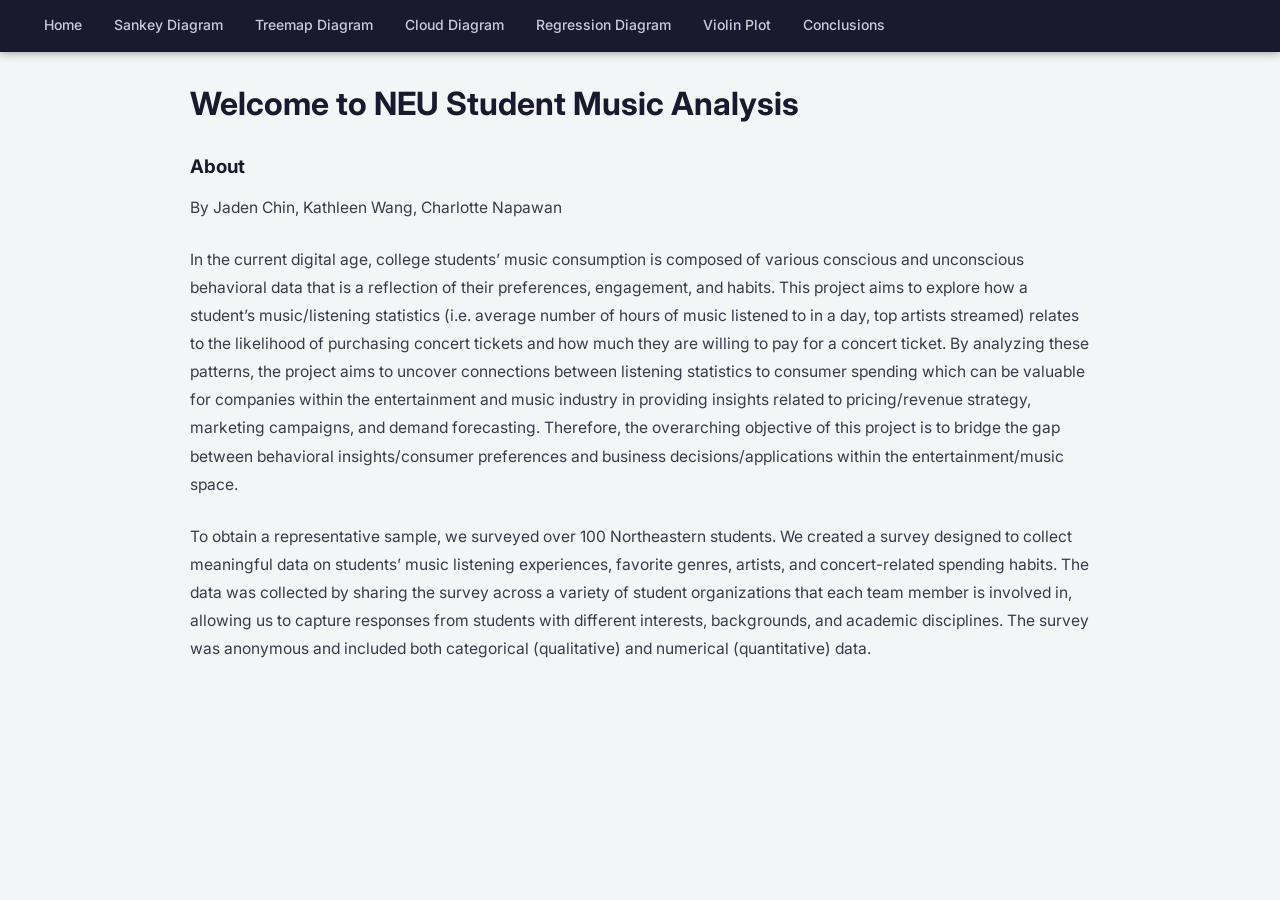
<file: index.html>
<!DOCTYPE html>
<html lang="en">
<head>
    <meta charset="UTF-8">
    <meta name="viewport" content="width=device-width, initial-scale=1.0">
    <title>Northeastern University Student Music Statistics Analysis</title>
    <link rel="stylesheet" href="style.css">
</head>
<body>

    <nav>
        <a href="index.html">Home</a>
        <a href="sankey.html">Sankey Diagram</a>
        <a href="treemap.html">Treemap Diagram</a>
        <a href="cloud.html">Cloud Diagram</a>
        <a href="regression.html">Regression Diagram</a>
        <a href="violin.html">Violin Plot</a>
        <a href="conclusions.html">Conclusions</a>
    </nav>

    <h1>Welcome to NEU Student Music Analysis</h1>

    <h3>About</h3>

    <p id = 'main'> By Jaden Chin, Kathleen Wang, Charlotte Napawan </p>

    <p>In the current digital age, college students’ music consumption is composed 
        of various conscious and unconscious behavioral data that is a reflection of 
        their preferences, engagement, and habits. This project aims to explore how 
        a student’s music/listening statistics (i.e. average number of hours of music 
        listened to in a day, top artists streamed) relates to the likelihood of 
        purchasing concert tickets and how much they are willing to pay for a concert 
        ticket. By analyzing these patterns, the project aims to uncover connections 
        between listening statistics to consumer spending which can be valuable for 
        companies within the entertainment and music industry in providing insights 
        related to pricing/revenue strategy, marketing campaigns, and demand forecasting. 
        Therefore, the overarching objective of this project is to bridge the gap between 
        behavioral insights/consumer preferences and business decisions/applications 
        within the entertainment/music space.
</p>

    <p>
        To obtain a representative sample, we surveyed over 100 Northeastern students. We created a survey
        designed to collect meaningful data on students’ music listening experiences, favorite
        genres, artists, and concert-related spending habits. The data was collected by sharing
        the survey across a variety of student organizations that each team member is involved in,
        allowing us to capture responses from students with different interests, backgrounds,
        and academic disciplines. The survey was anonymous and included both categorical
        (qualitative) and numerical (quantitative) data.
    </p>

</body>
</html>
</file>
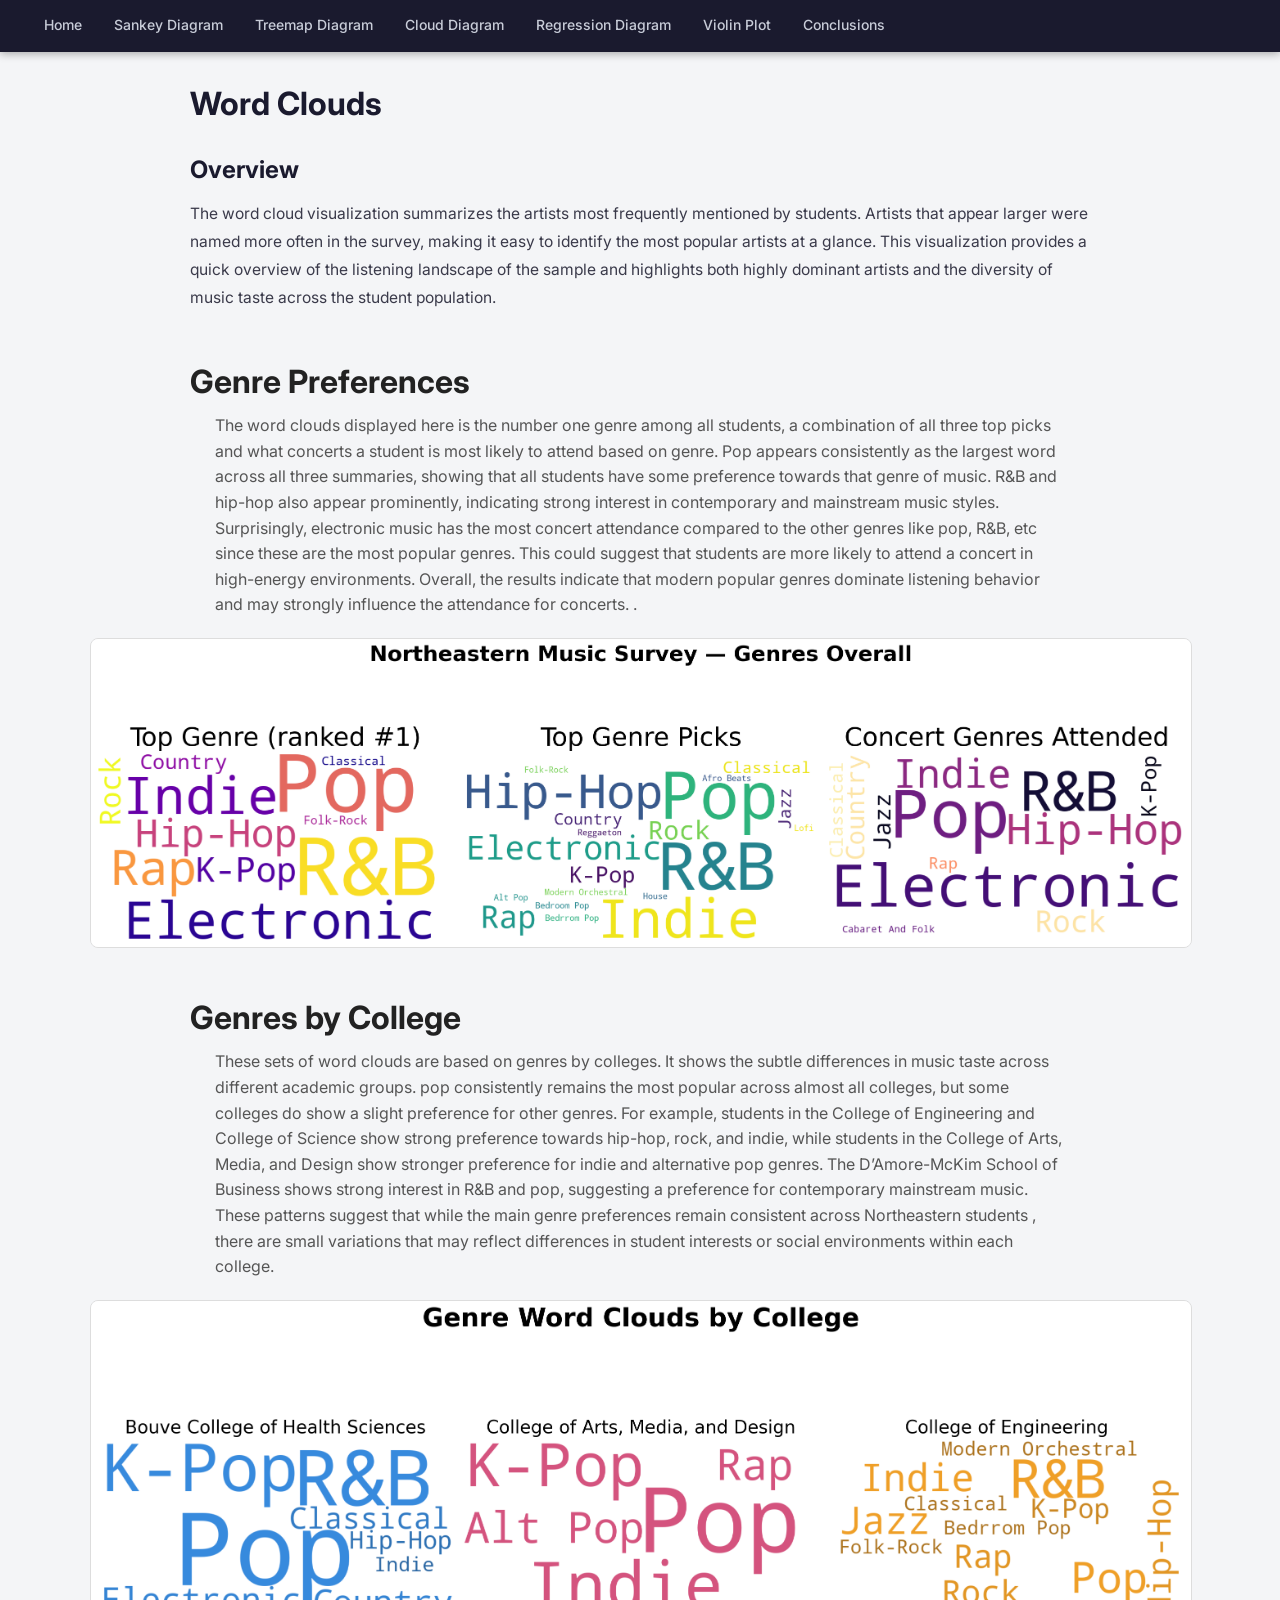
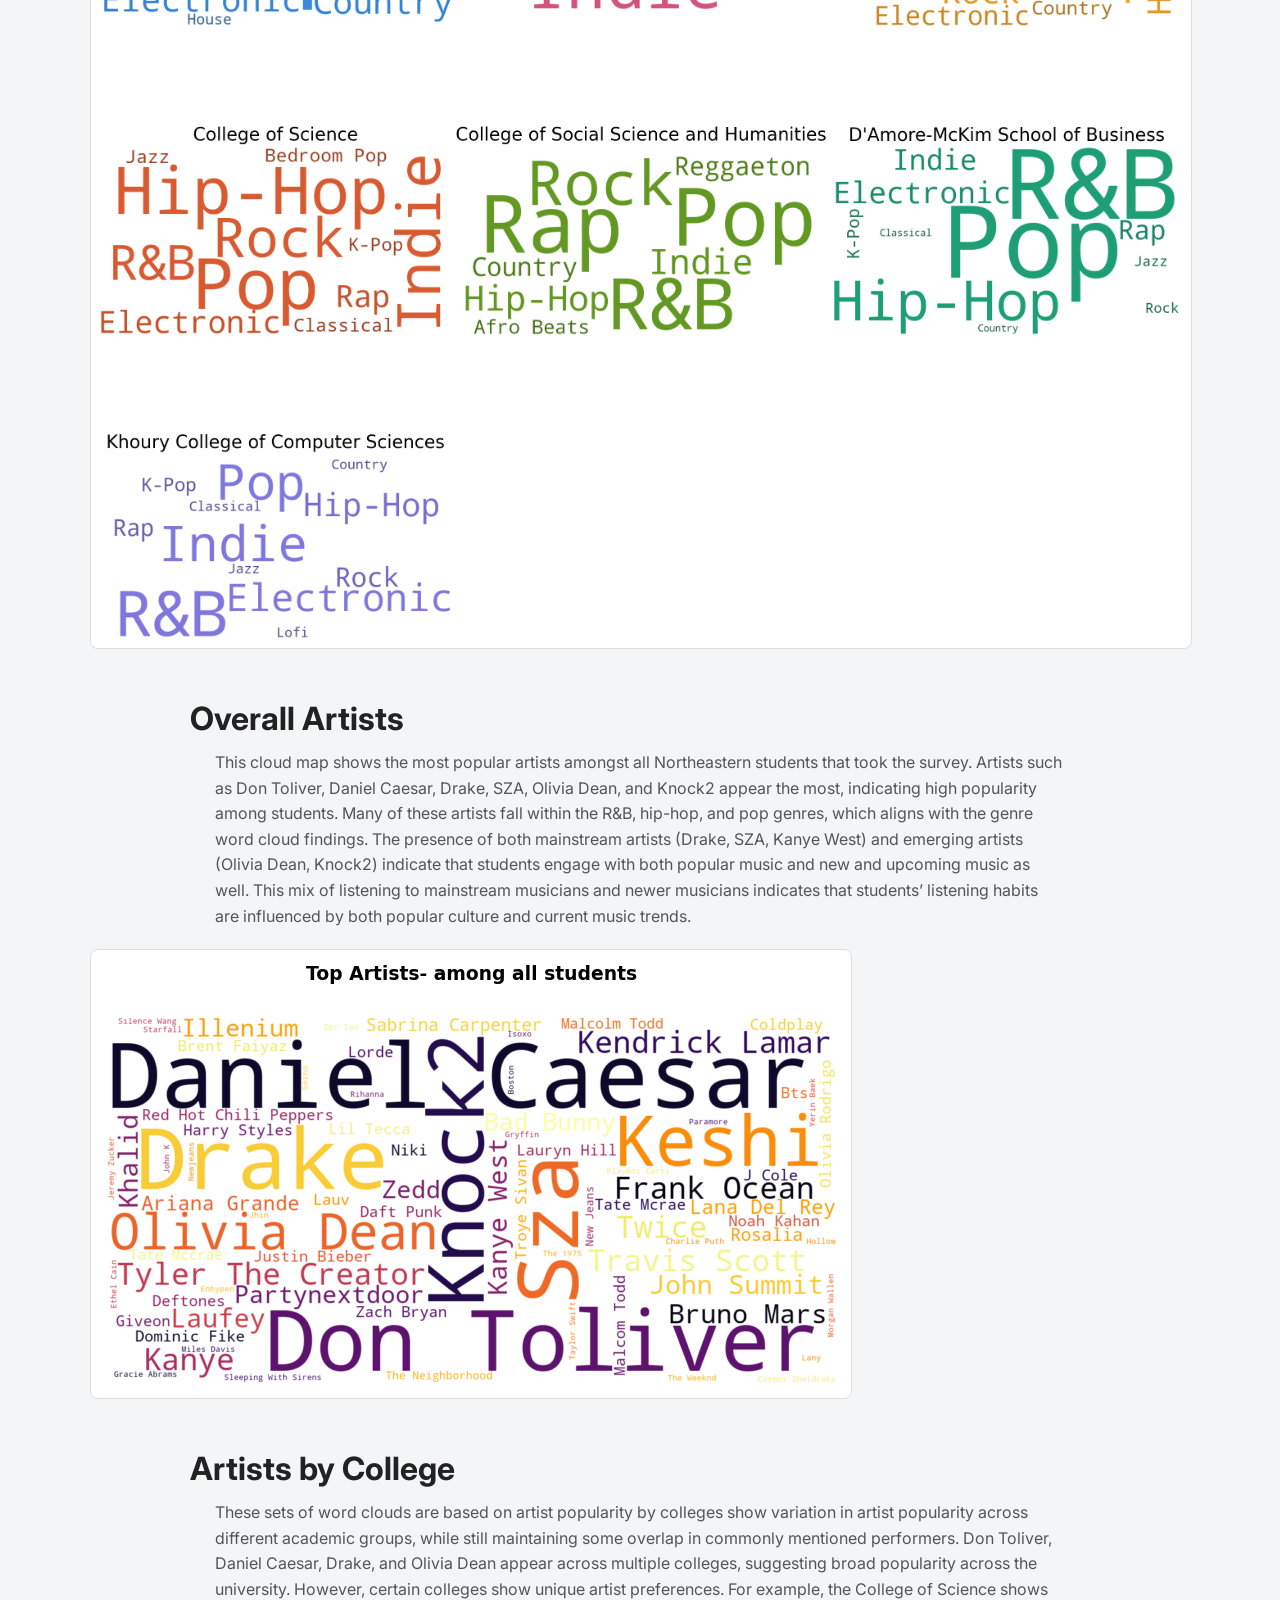
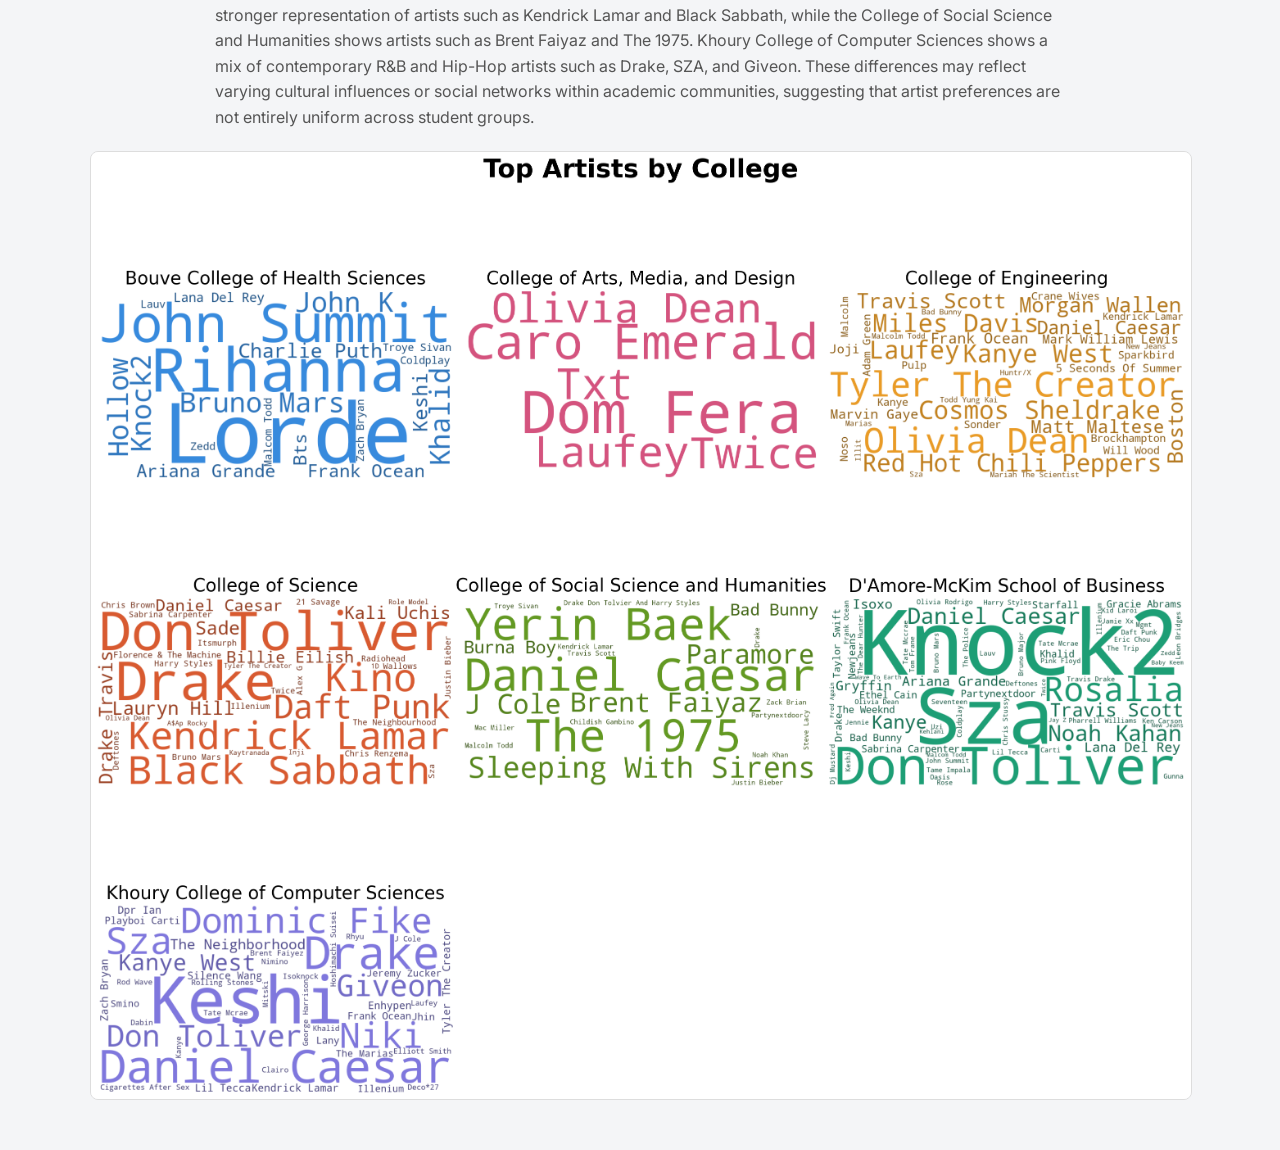
<file: cloud.html>
<!DOCTYPE html>
<html lang="en">
<head>
  <meta charset="UTF-8">
  <meta name="viewport" content="width=device-width, initial-scale=1.0">
  <title>Cloud Diagram</title>
  <link rel="stylesheet" href="style.css">
  <style>
    .section {
      max-width: 1100px;
      margin: 50px auto;
      padding: 0 20px;
    }

    .section h2 {
      font-size: 2rem;
      margin-bottom: 12px;
      color: #222;
    }

    .section p {
      font-size: 1rem;
      line-height: 1.6;
      color: #555;
      margin-bottom: 20px;
      max-width: 850px;
    }

    .section img {
      max-width: 100%;
      height: auto;
      display: block;
      border-radius: 8px;
      border: 1px solid #ddd;
    }
  </style>
</head>
<body>

    <nav>
        <a href="index.html">Home</a>
        <a href="sankey.html">Sankey Diagram</a>
        <a href="treemap.html">Treemap Diagram</a>
        <a href="cloud.html">Cloud Diagram</a>
        <a href="regression.html">Regression Diagram</a>
        <a href="violin.html">Violin Plot</a>
        <a href="conclusions.html">Conclusions</a>
    </nav>

  <h1>Word Clouds</h1>

  <h2>Overview</h2>
  <p>
      The word cloud visualization summarizes the artists most frequently mentioned by students.
      Artists that appear larger were named more often in the survey, making it easy to identify
      the most popular artists at a glance. This visualization provides a quick overview of the
      listening landscape of the sample and highlights both highly dominant artists and the
      diversity of music taste across the student population.
  </p>

  <div class="section">
    <h2>Genre Preferences</h2>
    <p>The word clouds displayed here is the number one genre among all students, a combination 
      of all three top picks and what concerts a student is most likely to attend based on genre. 
      Pop appears consistently as the largest word across all three summaries, showing that all 
      students have some preference towards that genre of music. R&B and hip-hop also appear 
      prominently, indicating strong interest in contemporary and mainstream music styles. 
      Surprisingly, electronic music has the most concert attendance compared to the other genres 
      like pop, R&B, etc since these are the most popular genres. This could suggest that students 
      are more likely to attend a concert in high-energy environments. Overall, the results indicate 
      that modern popular genres dominate listening behavior and may strongly influence the attendance 
      for concerts.
.</p>
    <img src="genres_overall.png" alt="Genre Preferences Word Cloud">
  </div>

  <div class="section">
    <h2>Genres by College</h2>
    <p>These sets of word clouds are based on genres by colleges. It shows the subtle differences 
      in music taste across different academic groups. pop consistently remains the most popular 
      across almost all colleges, but some colleges do show a slight preference for other genres. 
      For example, students in the College of Engineering and College of Science show strong 
      preference towards hip-hop, rock, and indie, while students in the College of Arts, Media, 
      and Design show stronger preference for indie and alternative pop genres. The D’Amore-McKim 
      School of Business shows strong interest in R&B and pop, suggesting a preference for 
      contemporary mainstream music. These patterns suggest that while the main genre preferences 
      remain consistent across Northeastern students , there are small variations that may reflect 
      differences in student interests or social environments within each college.</p>
    <img src="genre_by_college.png" alt="Genres by College Word Cloud">
  </div>

  <div class="section">
    <h2>Overall Artists</h2>
    <p>This cloud map shows the most popular artists amongst all Northeastern students that took 
      the survey. Artists such as Don Toliver, Daniel Caesar, Drake, SZA, Olivia Dean, and Knock2 
      appear the most, indicating high popularity among students. Many of these artists fall within 
      the R&B, hip-hop, and pop genres, which aligns with the genre word cloud findings. The presence 
      of both mainstream artists (Drake, SZA, Kanye West) and emerging artists (Olivia Dean, Knock2) 
      indicate that students engage with both popular music and new and upcoming music as well. This 
      mix of listening to mainstream musicians and newer musicians indicates that students’ listening 
      habits are influenced by both popular culture and current music trends.</p>
    <img src="artists_overall.png" alt="Overall Artists Word Cloud">
  </div>

  <div class="section">
    <h2>Artists by College</h2>
    <p>These sets of word clouds are based on artist popularity by colleges show variation in artist
       popularity across different academic groups, while still maintaining some overlap in commonly
        mentioned performers. Don Toliver, Daniel Caesar, Drake, and Olivia Dean appear across 
        multiple colleges, suggesting broad popularity across the university. However, certain 
        colleges show unique artist preferences. For example, the College of Science shows stronger 
        representation of artists such as Kendrick Lamar and Black Sabbath, while the College of 
        Social Science and Humanities shows artists such as Brent Faiyaz and The 1975. Khoury College 
        of Computer Sciences shows a mix of contemporary R&B and Hip-Hop artists such as Drake, SZA, 
        and Giveon. These differences may reflect varying cultural influences or social networks 
        within academic communities, suggesting that artist preferences are not entirely uniform 
        across student groups.</p>
    <img src="artist_by_college.png" alt="Artists by College Word Cloud">
  </div>

</body>
</html>
</file>
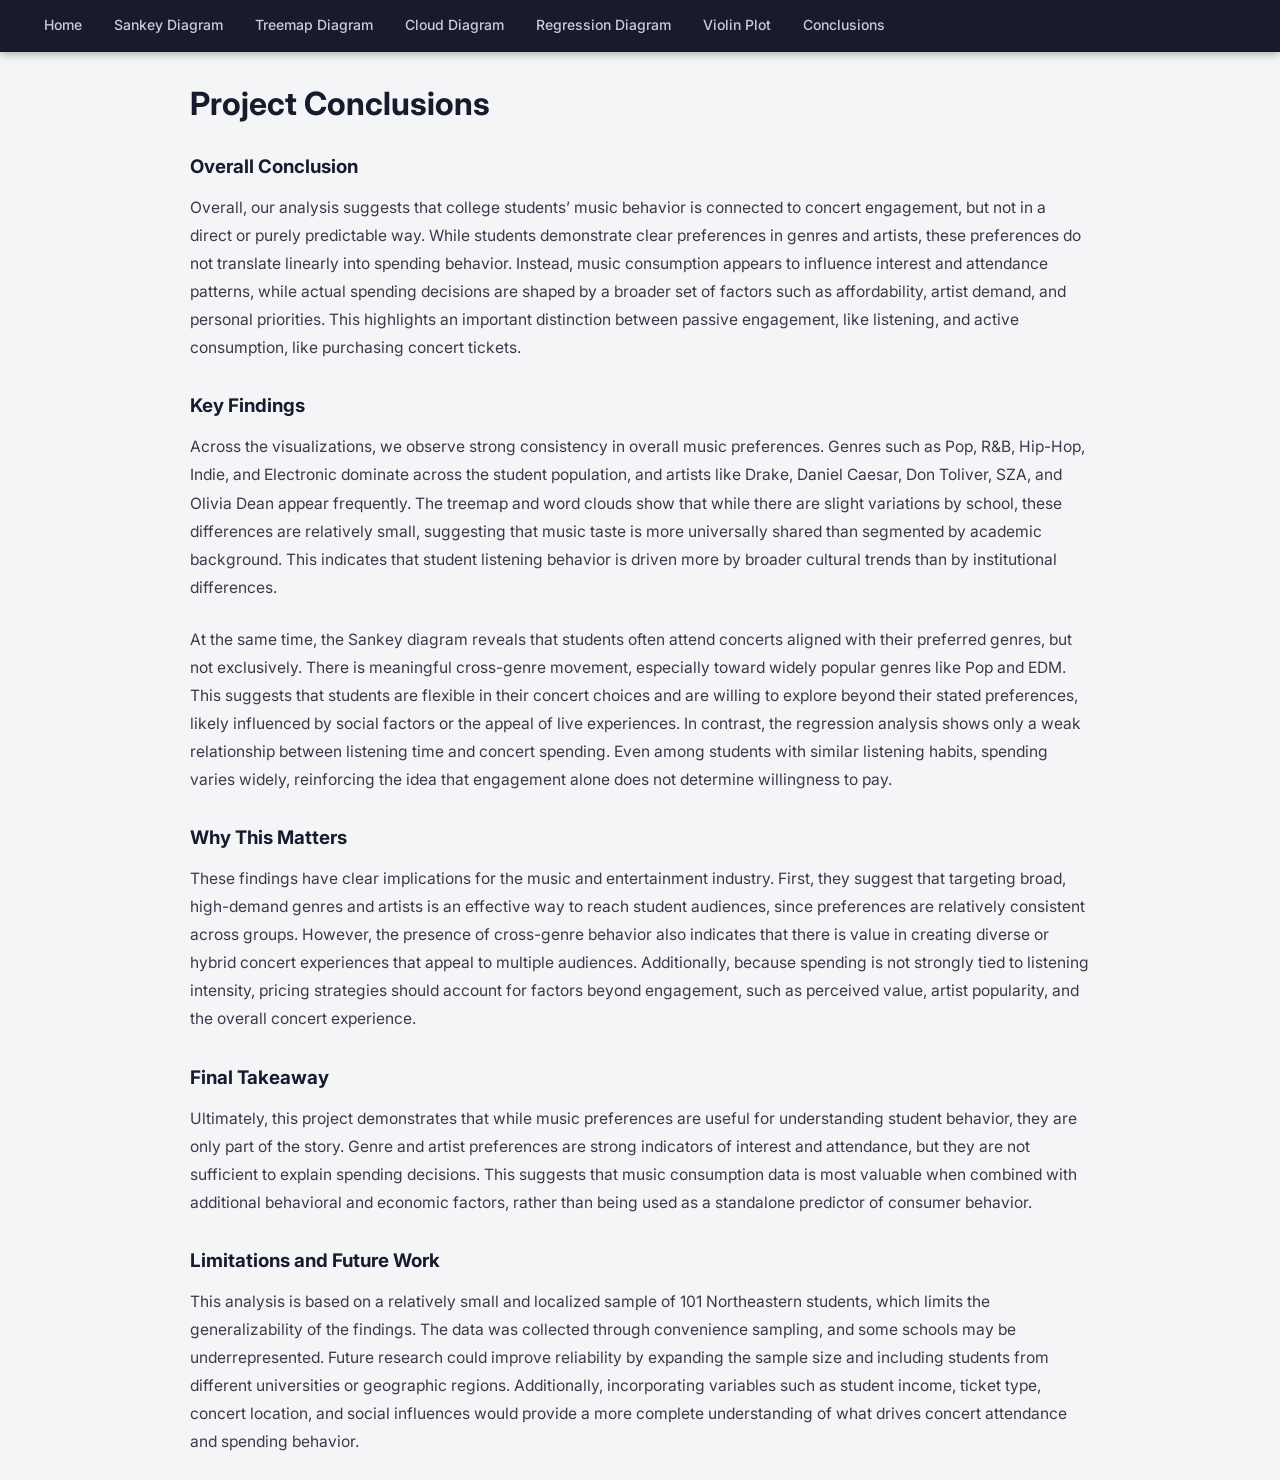
<file: conclusions.html>
<!DOCTYPE html>
<html lang="en">
<head>
    <meta charset="UTF-8">
    <meta name="viewport" content="width=device-width, initial-scale=1.0">
    <title>Conclusions</title>
    <link rel="stylesheet" href="style.css">
</head>
<body>

    <nav>
        <a href="index.html">Home</a>
        <a href="sankey.html">Sankey Diagram</a>
        <a href="treemap.html">Treemap Diagram</a>
        <a href="cloud.html">Cloud Diagram</a>
        <a href="regression.html">Regression Diagram</a>
        <a href="violin.html">Violin Plot</a>
        <a href="conclusions.html">Conclusions</a>
    </nav>

    <h1>Project Conclusions</h1>

    <h3>Overall Conclusion</h3>

    <p>
        Overall, our analysis suggests that college students’ music behavior is connected to concert engagement, but not in a direct or purely predictable way. While students demonstrate clear preferences in genres and artists, these preferences do not translate linearly into spending behavior. Instead, music consumption appears to influence interest and attendance patterns, while actual spending decisions are shaped by a broader set of factors such as affordability, artist demand, and personal priorities. This highlights an important distinction between passive engagement, like listening, and active consumption, like purchasing concert tickets.
    </p>

    <h3>Key Findings</h3>

    <p>
        Across the visualizations, we observe strong consistency in overall music preferences. Genres such as Pop, R&B, Hip-Hop, Indie, and Electronic dominate across the student population, and artists like Drake, Daniel Caesar, Don Toliver, SZA, and Olivia Dean appear frequently. The treemap and word clouds show that while there are slight variations by school, these differences are relatively small, suggesting that music taste is more universally shared than segmented by academic background. This indicates that student listening behavior is driven more by broader cultural trends than by institutional differences.
    </p>

    <p>
        At the same time, the Sankey diagram reveals that students often attend concerts aligned with their preferred genres, but not exclusively. There is meaningful cross-genre movement, especially toward widely popular genres like Pop and EDM. This suggests that students are flexible in their concert choices and are willing to explore beyond their stated preferences, likely influenced by social factors or the appeal of live experiences. In contrast, the regression analysis shows only a weak relationship between listening time and concert spending. Even among students with similar listening habits, spending varies widely, reinforcing the idea that engagement alone does not determine willingness to pay.
    </p>

    <h3>Why This Matters</h3>

    <p>
        These findings have clear implications for the music and entertainment industry. First, they suggest that targeting broad, high-demand genres and artists is an effective way to reach student audiences, since preferences are relatively consistent across groups. However, the presence of cross-genre behavior also indicates that there is value in creating diverse or hybrid concert experiences that appeal to multiple audiences. Additionally, because spending is not strongly tied to listening intensity, pricing strategies should account for factors beyond engagement, such as perceived value, artist popularity, and the overall concert experience.
    </p>

    <h3>Final Takeaway</h3>

    <p>
        Ultimately, this project demonstrates that while music preferences are useful for understanding student behavior, they are only part of the story. Genre and artist preferences are strong indicators of interest and attendance, but they are not sufficient to explain spending decisions. This suggests that music consumption data is most valuable when combined with additional behavioral and economic factors, rather than being used as a standalone predictor of consumer behavior.
    </p>

    <h3>Limitations and Future Work</h3>

    <p>
        This analysis is based on a relatively small and localized sample of 101 Northeastern students, which limits the generalizability of the findings. The data was collected through convenience sampling, and some schools may be underrepresented. Future research could improve reliability by expanding the sample size and including students from different universities or geographic regions. Additionally, incorporating variables such as student income, ticket type, concert location, and social influences would provide a more complete understanding of what drives concert attendance and spending behavior.
    </p>

</body>
</html>
</file>
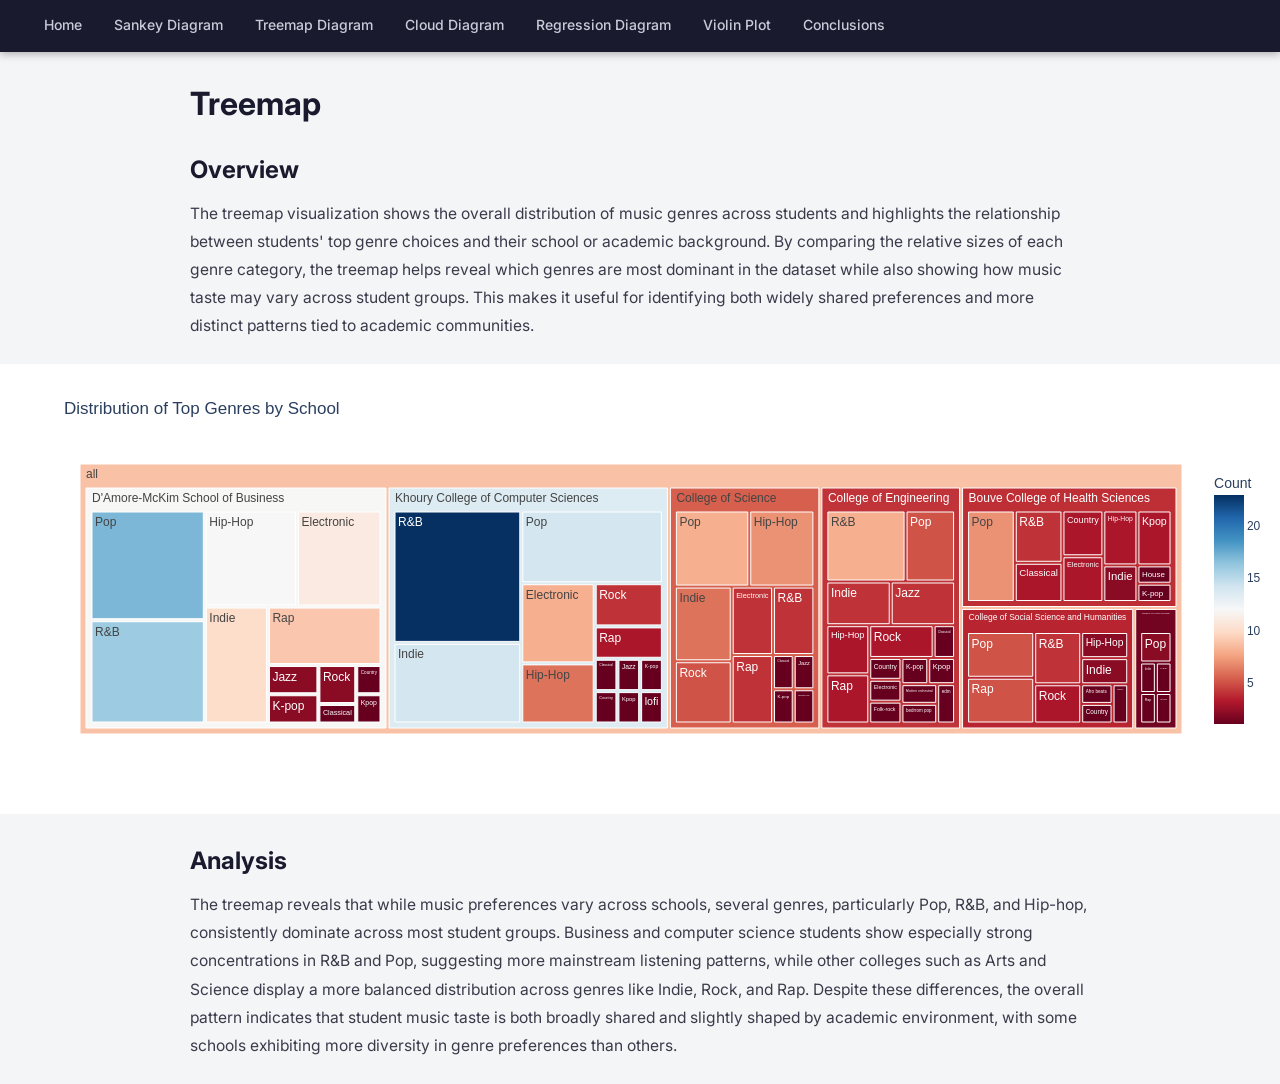
<file: treemap.html>
<!DOCTYPE html>
<html lang="en">
<head>
    <meta charset="UTF-8">
    <meta name="viewport" content="width=device-width, initial-scale=1.0">
    <title>Personal Projects and Interests</title>
    <link rel="stylesheet" href="style.css">
</head>

<body>
    <nav>
        <a href="index.html">Home</a>
        <a href="sankey.html">Sankey Diagram</a>
        <a href="treemap.html">Treemap Diagram</a>
        <a href="cloud.html">Cloud Diagram</a>
        <a href="regression.html">Regression Diagram</a>
        <a href="violin.html">Violin Plot</a>
        <a href="conclusions.html">Conclusions</a>
    </nav>

    <h1>Treemap</h1>

    <h2>Overview</h2>
    <p>
        The treemap visualization shows the overall distribution of music genres across students
        and highlights the relationship between students' top genre choices and their school or
        academic background. By comparing the relative sizes of each genre category, the treemap
        helps reveal which genres are most dominant in the dataset while also showing how music
        taste may vary across student groups. This makes it useful for identifying both widely
        shared preferences and more distinct patterns tied to academic communities.
    </p>

    <div>                        <script type="text/javascript">window.PlotlyConfig = {MathJaxConfig: 'local'};</script>
        <script charset="utf-8" src="https://cdn.plot.ly/plotly-2.35.2.min.js"></script>                <div id="487831bf-d386-4054-89a9-d429acee40bd" class="plotly-graph-div" style="height:100%; width:100%;"></div>            <script type="text/javascript">                                    window.PLOTLYENV=window.PLOTLYENV || {};                                    if (document.getElementById("487831bf-d386-4054-89a9-d429acee40bd")) {                    Plotly.newPlot(                        "487831bf-d386-4054-89a9-d429acee40bd",                        [{"branchvalues":"total","customdata":[[1.0],[3.0],[1.0],[1.0],[1.0],[1.0],[3.0],[1.0],[1.0],[1.0],[1.0],[3.0],[1.0],[4.0],[11.0],[8.0],[1.0],[3.0],[3.0],[7.0],[2.0],[12.0],[6.0],[1.0],[2.0],[1.0],[4.0],[6.0],[2.0],[10.0],[14.0],[4.0],[1.0],[2.0],[1.0],[1.0],[1.0],[1.0],[1.0],[2.0],[1.0],[3.0],[1.0],[1.0],[1.0],[1.0],[7.0],[2.0],[5.0],[8.0],[5.0],[17.0],[14.0],[4.0],[8.0],[4.0],[4.0],[16.0],[23.0],[1.0],[3.0],[4.0],[5.0],[9.0],[3.0],[1.0],[3.0],[5.0],[3.0],[2.0],[4.0],[1.0],[1.0],[1.0],[1.0],[1.0],[3.8666666666666667],[1.3333333333333333],[4.0256410256410255],[5.380952380952381],[3.5833333333333335],[11.976190476190476],[13.487179487179487],[8.749174917491748]],"domain":{"x":[0.0,1.0],"y":[0.0,1.0]},"hovertemplate":"labels=%{label}\u003cbr\u003eCount_sum=%{value}\u003cbr\u003eparent=%{parent}\u003cbr\u003eid=%{id}\u003cbr\u003eCount=%{color}\u003cextra\u003e\u003c\u002fextra\u003e","ids":["all\u002fCollege of Social Science and Humanities\u002fAfro beats ","all\u002fBouve College of Health Sciences\u002fClassical","all\u002fCollege of Engineering\u002fClassical","all\u002fCollege of Science\u002fClassical","all\u002fD'Amore-McKim School of Business\u002fClassical","all\u002fKhoury College of Computer Sciences\u002fClassical","all\u002fBouve College of Health Sciences\u002fCountry","all\u002fCollege of Engineering\u002fCountry","all\u002fCollege of Social Science and Humanities\u002fCountry","all\u002fD'Amore-McKim School of Business\u002fCountry","all\u002fKhoury College of Computer Sciences\u002fCountry","all\u002fBouve College of Health Sciences\u002fElectronic","all\u002fCollege of Engineering\u002fElectronic","all\u002fCollege of Science\u002fElectronic","all\u002fD'Amore-McKim School of Business\u002fElectronic","all\u002fKhoury College of Computer Sciences\u002fElectronic","all\u002fCollege of Engineering\u002fFolk-rock ","all\u002fBouve College of Health Sciences\u002fHip-Hop","all\u002fCollege of Engineering\u002fHip-Hop","all\u002fCollege of Science\u002fHip-Hop","all\u002fCollege of Social Science and Humanities\u002fHip-Hop","all\u002fD'Amore-McKim School of Business\u002fHip-Hop","all\u002fKhoury College of Computer Sciences\u002fHip-Hop","all\u002fBouve College of Health Sciences\u002fHouse","all\u002fBouve College of Health Sciences\u002fIndie","all\u002fCollege of Arts, Media, and Design\u002fIndie","all\u002fCollege of Engineering\u002fIndie","all\u002fCollege of Science\u002fIndie","all\u002fCollege of Social Science and Humanities\u002fIndie","all\u002fD'Amore-McKim School of Business\u002fIndie","all\u002fKhoury College of Computer Sciences\u002fIndie","all\u002fCollege of Engineering\u002fJazz","all\u002fCollege of Science\u002fJazz","all\u002fD'Amore-McKim School of Business\u002fJazz","all\u002fKhoury College of Computer Sciences\u002fJazz","all\u002fBouve College of Health Sciences\u002fK-pop","all\u002fCollege of Arts, Media, and Design\u002fK-pop","all\u002fCollege of Engineering\u002fK-pop","all\u002fCollege of Science\u002fK-pop","all\u002fD'Amore-McKim School of Business\u002fK-pop","all\u002fKhoury College of Computer Sciences\u002fK-pop","all\u002fBouve College of Health Sciences\u002fKpop","all\u002fCollege of Engineering\u002fKpop","all\u002fD'Amore-McKim School of Business\u002fKpop","all\u002fKhoury College of Computer Sciences\u002fKpop","all\u002fCollege of Engineering\u002fModern orchestral","all\u002fBouve College of Health Sciences\u002fPop","all\u002fCollege of Arts, Media, and Design\u002fPop","all\u002fCollege of Engineering\u002fPop","all\u002fCollege of Science\u002fPop","all\u002fCollege of Social Science and Humanities\u002fPop","all\u002fD'Amore-McKim School of Business\u002fPop","all\u002fKhoury College of Computer Sciences\u002fPop","all\u002fBouve College of Health Sciences\u002fR&B","all\u002fCollege of Engineering\u002fR&B","all\u002fCollege of Science\u002fR&B","all\u002fCollege of Social Science and Humanities\u002fR&B","all\u002fD'Amore-McKim School of Business\u002fR&B","all\u002fKhoury College of Computer Sciences\u002fR&B","all\u002fCollege of Arts, Media, and Design\u002fRap","all\u002fCollege of Engineering\u002fRap","all\u002fCollege of Science\u002fRap","all\u002fCollege of Social Science and Humanities\u002fRap","all\u002fD'Amore-McKim School of Business\u002fRap","all\u002fKhoury College of Computer Sciences\u002fRap","all\u002fCollege of Social Science and Humanities\u002fReggaeton ","all\u002fCollege of Engineering\u002fRock","all\u002fCollege of Science\u002fRock","all\u002fCollege of Social Science and Humanities\u002fRock","all\u002fD'Amore-McKim School of Business\u002fRock","all\u002fKhoury College of Computer Sciences\u002fRock","all\u002fCollege of Arts, Media, and Design\u002falt pop","all\u002fCollege of Science\u002fbedroom pop ","all\u002fCollege of Engineering\u002fbedrrom pop ","all\u002fCollege of Engineering\u002fedm","all\u002fKhoury College of Computer Sciences\u002flofi","all\u002fBouve College of Health Sciences","all\u002fCollege of Arts, Media, and Design","all\u002fCollege of Engineering","all\u002fCollege of Science","all\u002fCollege of Social Science and Humanities","all\u002fD'Amore-McKim School of Business","all\u002fKhoury College of Computer Sciences","all"],"labels":["Afro beats ","Classical","Classical","Classical","Classical","Classical","Country","Country","Country","Country","Country","Electronic","Electronic","Electronic","Electronic","Electronic","Folk-rock ","Hip-Hop","Hip-Hop","Hip-Hop","Hip-Hop","Hip-Hop","Hip-Hop","House","Indie","Indie","Indie","Indie","Indie","Indie","Indie","Jazz","Jazz","Jazz","Jazz","K-pop","K-pop","K-pop","K-pop","K-pop","K-pop","Kpop","Kpop","Kpop","Kpop","Modern orchestral","Pop","Pop","Pop","Pop","Pop","Pop","Pop","R&B","R&B","R&B","R&B","R&B","R&B","Rap","Rap","Rap","Rap","Rap","Rap","Reggaeton ","Rock","Rock","Rock","Rock","Rock","alt pop","bedroom pop ","bedrrom pop ","edm","lofi","Bouve College of Health Sciences","College of Arts, Media, and Design","College of Engineering","College of Science","College of Social Science and Humanities","D'Amore-McKim School of Business","Khoury College of Computer Sciences","all"],"marker":{"coloraxis":"coloraxis","colors":[1.0,3.0,1.0,1.0,1.0,1.0,3.0,1.0,1.0,1.0,1.0,3.0,1.0,4.0,11.0,8.0,1.0,3.0,3.0,7.0,2.0,12.0,6.0,1.0,2.0,1.0,4.0,6.0,2.0,10.0,14.0,4.0,1.0,2.0,1.0,1.0,1.0,1.0,1.0,2.0,1.0,3.0,1.0,1.0,1.0,1.0,7.0,2.0,5.0,8.0,5.0,17.0,14.0,4.0,8.0,4.0,4.0,16.0,23.0,1.0,3.0,4.0,5.0,9.0,3.0,1.0,3.0,5.0,3.0,2.0,4.0,1.0,1.0,1.0,1.0,1.0,3.8666666666666667,1.3333333333333333,4.0256410256410255,5.380952380952381,3.5833333333333335,11.976190476190476,13.487179487179487,8.749174917491748]},"name":"","parents":["all\u002fCollege of Social Science and Humanities","all\u002fBouve College of Health Sciences","all\u002fCollege of Engineering","all\u002fCollege of Science","all\u002fD'Amore-McKim School of Business","all\u002fKhoury College of Computer Sciences","all\u002fBouve College of Health Sciences","all\u002fCollege of Engineering","all\u002fCollege of Social Science and Humanities","all\u002fD'Amore-McKim School of Business","all\u002fKhoury College of Computer Sciences","all\u002fBouve College of Health Sciences","all\u002fCollege of Engineering","all\u002fCollege of Science","all\u002fD'Amore-McKim School of Business","all\u002fKhoury College of Computer Sciences","all\u002fCollege of Engineering","all\u002fBouve College of Health Sciences","all\u002fCollege of Engineering","all\u002fCollege of Science","all\u002fCollege of Social Science and Humanities","all\u002fD'Amore-McKim School of Business","all\u002fKhoury College of Computer Sciences","all\u002fBouve College of Health Sciences","all\u002fBouve College of Health Sciences","all\u002fCollege of Arts, Media, and Design","all\u002fCollege of Engineering","all\u002fCollege of Science","all\u002fCollege of Social Science and Humanities","all\u002fD'Amore-McKim School of Business","all\u002fKhoury College of Computer Sciences","all\u002fCollege of Engineering","all\u002fCollege of Science","all\u002fD'Amore-McKim School of Business","all\u002fKhoury College of Computer Sciences","all\u002fBouve College of Health Sciences","all\u002fCollege of Arts, Media, and Design","all\u002fCollege of Engineering","all\u002fCollege of Science","all\u002fD'Amore-McKim School of Business","all\u002fKhoury College of Computer Sciences","all\u002fBouve College of Health Sciences","all\u002fCollege of Engineering","all\u002fD'Amore-McKim School of Business","all\u002fKhoury College of Computer Sciences","all\u002fCollege of Engineering","all\u002fBouve College of Health Sciences","all\u002fCollege of Arts, Media, and Design","all\u002fCollege of Engineering","all\u002fCollege of Science","all\u002fCollege of Social Science and Humanities","all\u002fD'Amore-McKim School of Business","all\u002fKhoury College of Computer Sciences","all\u002fBouve College of Health Sciences","all\u002fCollege of Engineering","all\u002fCollege of Science","all\u002fCollege of Social Science and Humanities","all\u002fD'Amore-McKim School of Business","all\u002fKhoury College of Computer Sciences","all\u002fCollege of Arts, Media, and Design","all\u002fCollege of Engineering","all\u002fCollege of Science","all\u002fCollege of Social Science and Humanities","all\u002fD'Amore-McKim School of Business","all\u002fKhoury College of Computer Sciences","all\u002fCollege of Social Science and Humanities","all\u002fCollege of Engineering","all\u002fCollege of Science","all\u002fCollege of Social Science and Humanities","all\u002fD'Amore-McKim School of Business","all\u002fKhoury College of Computer Sciences","all\u002fCollege of Arts, Media, and Design","all\u002fCollege of Science","all\u002fCollege of Engineering","all\u002fCollege of Engineering","all\u002fKhoury College of Computer Sciences","all","all","all","all","all","all","all",""],"values":[1,3,1,1,1,1,3,1,1,1,1,3,1,4,11,8,1,3,3,7,2,12,6,1,2,1,4,6,2,10,14,4,1,2,1,1,1,1,1,2,1,3,1,1,1,1,7,2,5,8,5,17,14,4,8,4,4,16,23,1,3,4,5,9,3,1,3,5,3,2,4,1,1,1,1,1,30,6,39,42,24,84,78,303],"type":"treemap"}],                        {"template":{"data":{"histogram2dcontour":[{"type":"histogram2dcontour","colorbar":{"outlinewidth":0,"ticks":""},"colorscale":[[0.0,"#0d0887"],[0.1111111111111111,"#46039f"],[0.2222222222222222,"#7201a8"],[0.3333333333333333,"#9c179e"],[0.4444444444444444,"#bd3786"],[0.5555555555555556,"#d8576b"],[0.6666666666666666,"#ed7953"],[0.7777777777777778,"#fb9f3a"],[0.8888888888888888,"#fdca26"],[1.0,"#f0f921"]]}],"choropleth":[{"type":"choropleth","colorbar":{"outlinewidth":0,"ticks":""}}],"histogram2d":[{"type":"histogram2d","colorbar":{"outlinewidth":0,"ticks":""},"colorscale":[[0.0,"#0d0887"],[0.1111111111111111,"#46039f"],[0.2222222222222222,"#7201a8"],[0.3333333333333333,"#9c179e"],[0.4444444444444444,"#bd3786"],[0.5555555555555556,"#d8576b"],[0.6666666666666666,"#ed7953"],[0.7777777777777778,"#fb9f3a"],[0.8888888888888888,"#fdca26"],[1.0,"#f0f921"]]}],"heatmap":[{"type":"heatmap","colorbar":{"outlinewidth":0,"ticks":""},"colorscale":[[0.0,"#0d0887"],[0.1111111111111111,"#46039f"],[0.2222222222222222,"#7201a8"],[0.3333333333333333,"#9c179e"],[0.4444444444444444,"#bd3786"],[0.5555555555555556,"#d8576b"],[0.6666666666666666,"#ed7953"],[0.7777777777777778,"#fb9f3a"],[0.8888888888888888,"#fdca26"],[1.0,"#f0f921"]]}],"heatmapgl":[{"type":"heatmapgl","colorbar":{"outlinewidth":0,"ticks":""},"colorscale":[[0.0,"#0d0887"],[0.1111111111111111,"#46039f"],[0.2222222222222222,"#7201a8"],[0.3333333333333333,"#9c179e"],[0.4444444444444444,"#bd3786"],[0.5555555555555556,"#d8576b"],[0.6666666666666666,"#ed7953"],[0.7777777777777778,"#fb9f3a"],[0.8888888888888888,"#fdca26"],[1.0,"#f0f921"]]}],"contourcarpet":[{"type":"contourcarpet","colorbar":{"outlinewidth":0,"ticks":""}}],"contour":[{"type":"contour","colorbar":{"outlinewidth":0,"ticks":""},"colorscale":[[0.0,"#0d0887"],[0.1111111111111111,"#46039f"],[0.2222222222222222,"#7201a8"],[0.3333333333333333,"#9c179e"],[0.4444444444444444,"#bd3786"],[0.5555555555555556,"#d8576b"],[0.6666666666666666,"#ed7953"],[0.7777777777777778,"#fb9f3a"],[0.8888888888888888,"#fdca26"],[1.0,"#f0f921"]]}],"surface":[{"type":"surface","colorbar":{"outlinewidth":0,"ticks":""},"colorscale":[[0.0,"#0d0887"],[0.1111111111111111,"#46039f"],[0.2222222222222222,"#7201a8"],[0.3333333333333333,"#9c179e"],[0.4444444444444444,"#bd3786"],[0.5555555555555556,"#d8576b"],[0.6666666666666666,"#ed7953"],[0.7777777777777778,"#fb9f3a"],[0.8888888888888888,"#fdca26"],[1.0,"#f0f921"]]}],"mesh3d":[{"type":"mesh3d","colorbar":{"outlinewidth":0,"ticks":""}}],"scatter":[{"fillpattern":{"fillmode":"overlay","size":10,"solidity":0.2},"type":"scatter"}],"parcoords":[{"type":"parcoords","line":{"colorbar":{"outlinewidth":0,"ticks":""}}}],"scatterpolargl":[{"type":"scatterpolargl","marker":{"colorbar":{"outlinewidth":0,"ticks":""}}}],"bar":[{"error_x":{"color":"#2a3f5f"},"error_y":{"color":"#2a3f5f"},"marker":{"line":{"color":"#E5ECF6","width":0.5},"pattern":{"fillmode":"overlay","size":10,"solidity":0.2}},"type":"bar"}],"scattergeo":[{"type":"scattergeo","marker":{"colorbar":{"outlinewidth":0,"ticks":""}}}],"scatterpolar":[{"type":"scatterpolar","marker":{"colorbar":{"outlinewidth":0,"ticks":""}}}],"histogram":[{"marker":{"pattern":{"fillmode":"overlay","size":10,"solidity":0.2}},"type":"histogram"}],"scattergl":[{"type":"scattergl","marker":{"colorbar":{"outlinewidth":0,"ticks":""}}}],"scatter3d":[{"type":"scatter3d","line":{"colorbar":{"outlinewidth":0,"ticks":""}},"marker":{"colorbar":{"outlinewidth":0,"ticks":""}}}],"scattermapbox":[{"type":"scattermapbox","marker":{"colorbar":{"outlinewidth":0,"ticks":""}}}],"scatterternary":[{"type":"scatterternary","marker":{"colorbar":{"outlinewidth":0,"ticks":""}}}],"scattercarpet":[{"type":"scattercarpet","marker":{"colorbar":{"outlinewidth":0,"ticks":""}}}],"carpet":[{"aaxis":{"endlinecolor":"#2a3f5f","gridcolor":"white","linecolor":"white","minorgridcolor":"white","startlinecolor":"#2a3f5f"},"baxis":{"endlinecolor":"#2a3f5f","gridcolor":"white","linecolor":"white","minorgridcolor":"white","startlinecolor":"#2a3f5f"},"type":"carpet"}],"table":[{"cells":{"fill":{"color":"#EBF0F8"},"line":{"color":"white"}},"header":{"fill":{"color":"#C8D4E3"},"line":{"color":"white"}},"type":"table"}],"barpolar":[{"marker":{"line":{"color":"#E5ECF6","width":0.5},"pattern":{"fillmode":"overlay","size":10,"solidity":0.2}},"type":"barpolar"}],"pie":[{"automargin":true,"type":"pie"}]},"layout":{"autotypenumbers":"strict","colorway":["#636efa","#EF553B","#00cc96","#ab63fa","#FFA15A","#19d3f3","#FF6692","#B6E880","#FF97FF","#FECB52"],"font":{"color":"#2a3f5f"},"hovermode":"closest","hoverlabel":{"align":"left"},"paper_bgcolor":"white","plot_bgcolor":"#E5ECF6","polar":{"bgcolor":"#E5ECF6","angularaxis":{"gridcolor":"white","linecolor":"white","ticks":""},"radialaxis":{"gridcolor":"white","linecolor":"white","ticks":""}},"ternary":{"bgcolor":"#E5ECF6","aaxis":{"gridcolor":"white","linecolor":"white","ticks":""},"baxis":{"gridcolor":"white","linecolor":"white","ticks":""},"caxis":{"gridcolor":"white","linecolor":"white","ticks":""}},"coloraxis":{"colorbar":{"outlinewidth":0,"ticks":""}},"colorscale":{"sequential":[[0.0,"#0d0887"],[0.1111111111111111,"#46039f"],[0.2222222222222222,"#7201a8"],[0.3333333333333333,"#9c179e"],[0.4444444444444444,"#bd3786"],[0.5555555555555556,"#d8576b"],[0.6666666666666666,"#ed7953"],[0.7777777777777778,"#fb9f3a"],[0.8888888888888888,"#fdca26"],[1.0,"#f0f921"]],"sequentialminus":[[0.0,"#0d0887"],[0.1111111111111111,"#46039f"],[0.2222222222222222,"#7201a8"],[0.3333333333333333,"#9c179e"],[0.4444444444444444,"#bd3786"],[0.5555555555555556,"#d8576b"],[0.6666666666666666,"#ed7953"],[0.7777777777777778,"#fb9f3a"],[0.8888888888888888,"#fdca26"],[1.0,"#f0f921"]],"diverging":[[0,"#8e0152"],[0.1,"#c51b7d"],[0.2,"#de77ae"],[0.3,"#f1b6da"],[0.4,"#fde0ef"],[0.5,"#f7f7f7"],[0.6,"#e6f5d0"],[0.7,"#b8e186"],[0.8,"#7fbc41"],[0.9,"#4d9221"],[1,"#276419"]]},"xaxis":{"gridcolor":"white","linecolor":"white","ticks":"","title":{"standoff":15},"zerolinecolor":"white","automargin":true,"zerolinewidth":2},"yaxis":{"gridcolor":"white","linecolor":"white","ticks":"","title":{"standoff":15},"zerolinecolor":"white","automargin":true,"zerolinewidth":2},"scene":{"xaxis":{"backgroundcolor":"#E5ECF6","gridcolor":"white","linecolor":"white","showbackground":true,"ticks":"","zerolinecolor":"white","gridwidth":2},"yaxis":{"backgroundcolor":"#E5ECF6","gridcolor":"white","linecolor":"white","showbackground":true,"ticks":"","zerolinecolor":"white","gridwidth":2},"zaxis":{"backgroundcolor":"#E5ECF6","gridcolor":"white","linecolor":"white","showbackground":true,"ticks":"","zerolinecolor":"white","gridwidth":2}},"shapedefaults":{"line":{"color":"#2a3f5f"}},"annotationdefaults":{"arrowcolor":"#2a3f5f","arrowhead":0,"arrowwidth":1},"geo":{"bgcolor":"white","landcolor":"#E5ECF6","subunitcolor":"white","showland":true,"showlakes":true,"lakecolor":"white"},"title":{"x":0.05},"mapbox":{"style":"light"}}},"coloraxis":{"colorbar":{"title":{"text":"Count"}},"colorscale":[[0.0,"rgb(103,0,31)"],[0.1,"rgb(178,24,43)"],[0.2,"rgb(214,96,77)"],[0.3,"rgb(244,165,130)"],[0.4,"rgb(253,219,199)"],[0.5,"rgb(247,247,247)"],[0.6,"rgb(209,229,240)"],[0.7,"rgb(146,197,222)"],[0.8,"rgb(67,147,195)"],[0.9,"rgb(33,102,172)"],[1.0,"rgb(5,48,97)"]]},"legend":{"tracegroupgap":0},"title":{"text":"Distribution of Top Genres by School"}},                        {"responsive": true}                    )                };                            </script>        </div>

    <h2>Analysis</h2>

    <p>
        The treemap reveals that while music preferences vary across schools, several genres, particularly Pop, R&B, and Hip-hop, consistently dominate across most student groups. Business and computer science students show especially strong concentrations in R&B and Pop, suggesting more mainstream listening patterns, while other colleges such as Arts and Science display a more balanced distribution across genres like Indie, Rock, and Rap. Despite these differences, the overall pattern indicates that student music taste is both broadly shared and slightly shaped by academic environment, with some schools exhibiting more diversity in genre preferences than others.
    </p>


</body>
</html>
</file>
<file: style.css>
@import url('https://fonts.googleapis.com/css2?family=Inter:wght@400;500;600;700&display=swap');

body {
    font-family: 'Inter', sans-serif;
    background: #f4f5f7;
    color: #1a1a2e;
    margin: 0;
    padding: 0;
}

nav {
    background: #1a1a2e;
    display: flex;
    align-items: center;
    padding: 0 2rem;
    gap: 0.5rem;
    position: sticky;
    top: 0;
    box-shadow: 0 2px 8px rgba(0,0,0,0.3);
}

nav a {
    color: #c8ccd8;
    text-decoration: none;
    font-size: 0.875rem;
    font-weight: 500;
    padding: 1rem 0.75rem;
    border-bottom: 3px solid transparent;
    transition: color 0.2s, border-color 0.2s;
}

nav a:hover {
    color: #ffffff;
    border-bottom-color: #CC0000;
}

h1, h2, h3 {
    max-width: 900px;
    margin: 2rem auto 1rem;
    padding: 0 1.5rem;
    color: #1a1a2e;
}

p {
    max-width: 900px;
    margin: 0 auto 1.5rem;
    padding: 0 1.5rem;
    line-height: 1.8;
    font-size: 0.975rem;
    color: #3a3a4a;
}
</file>
